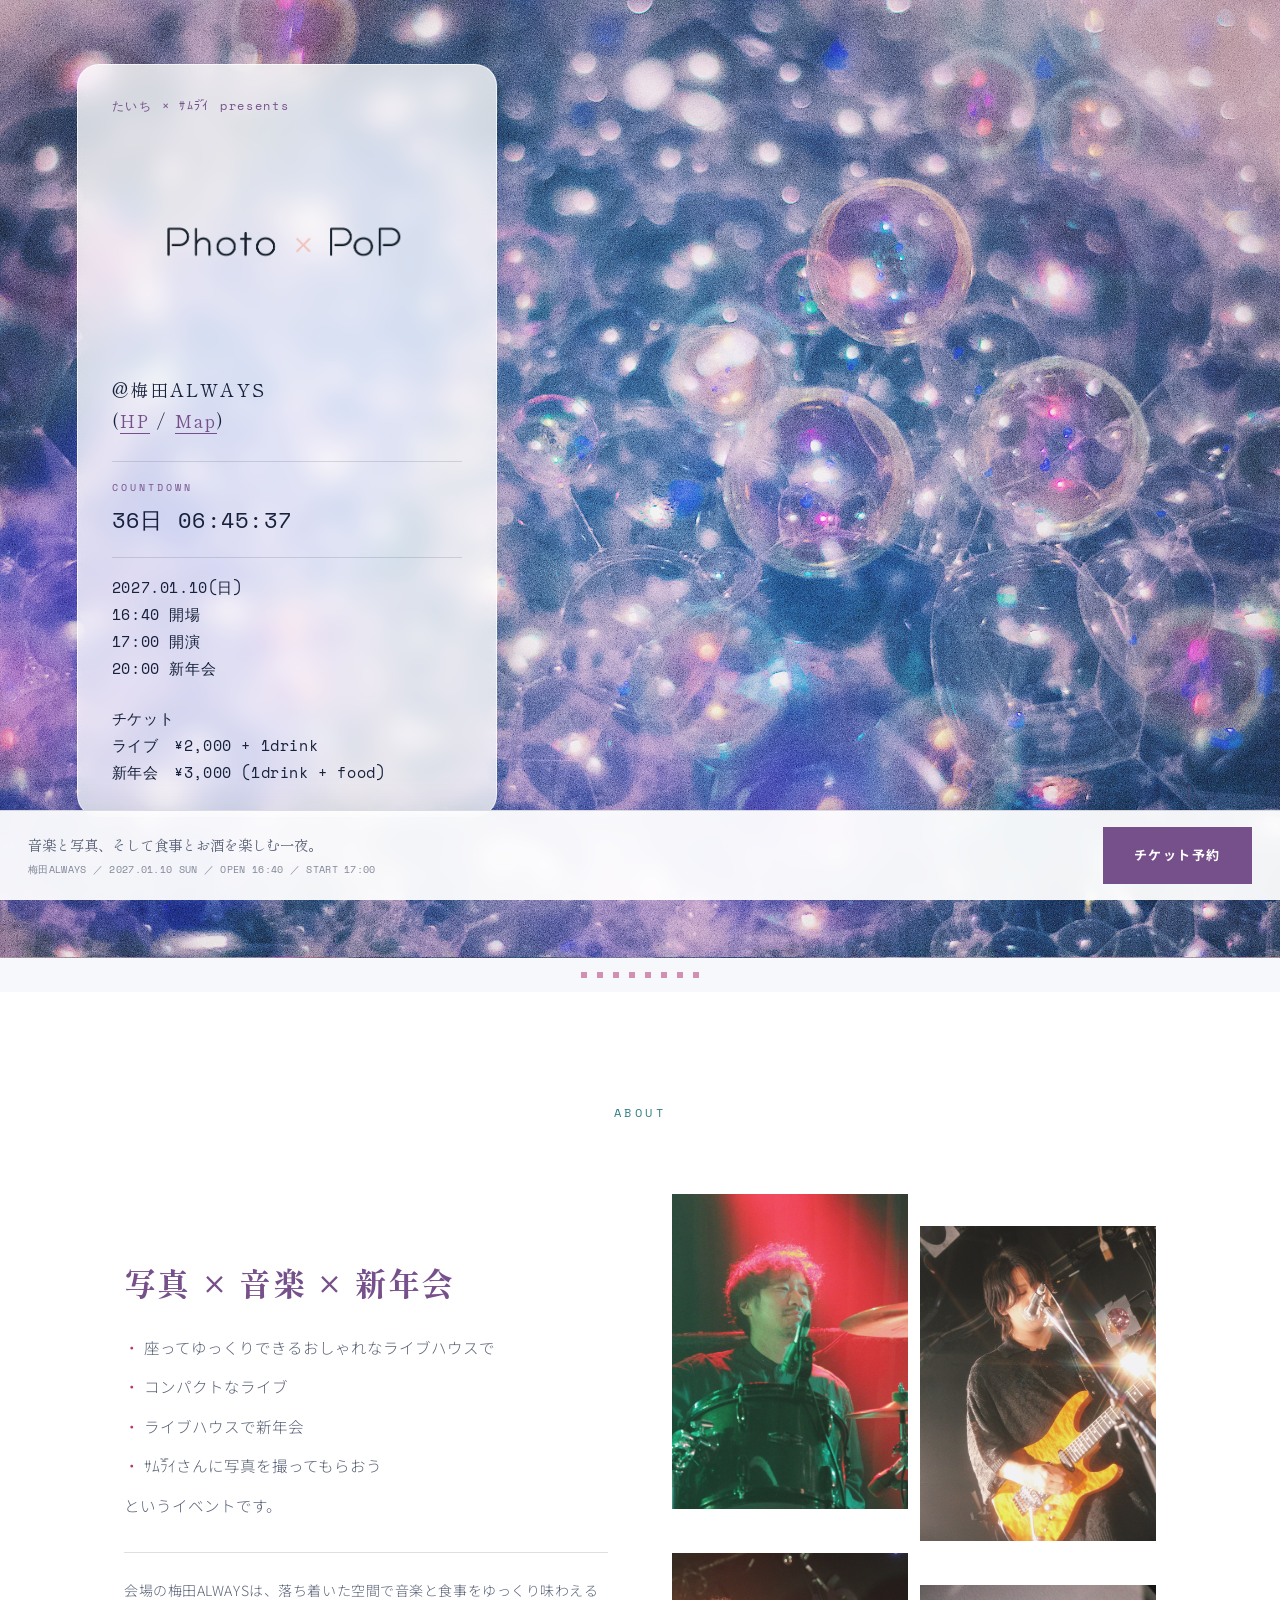
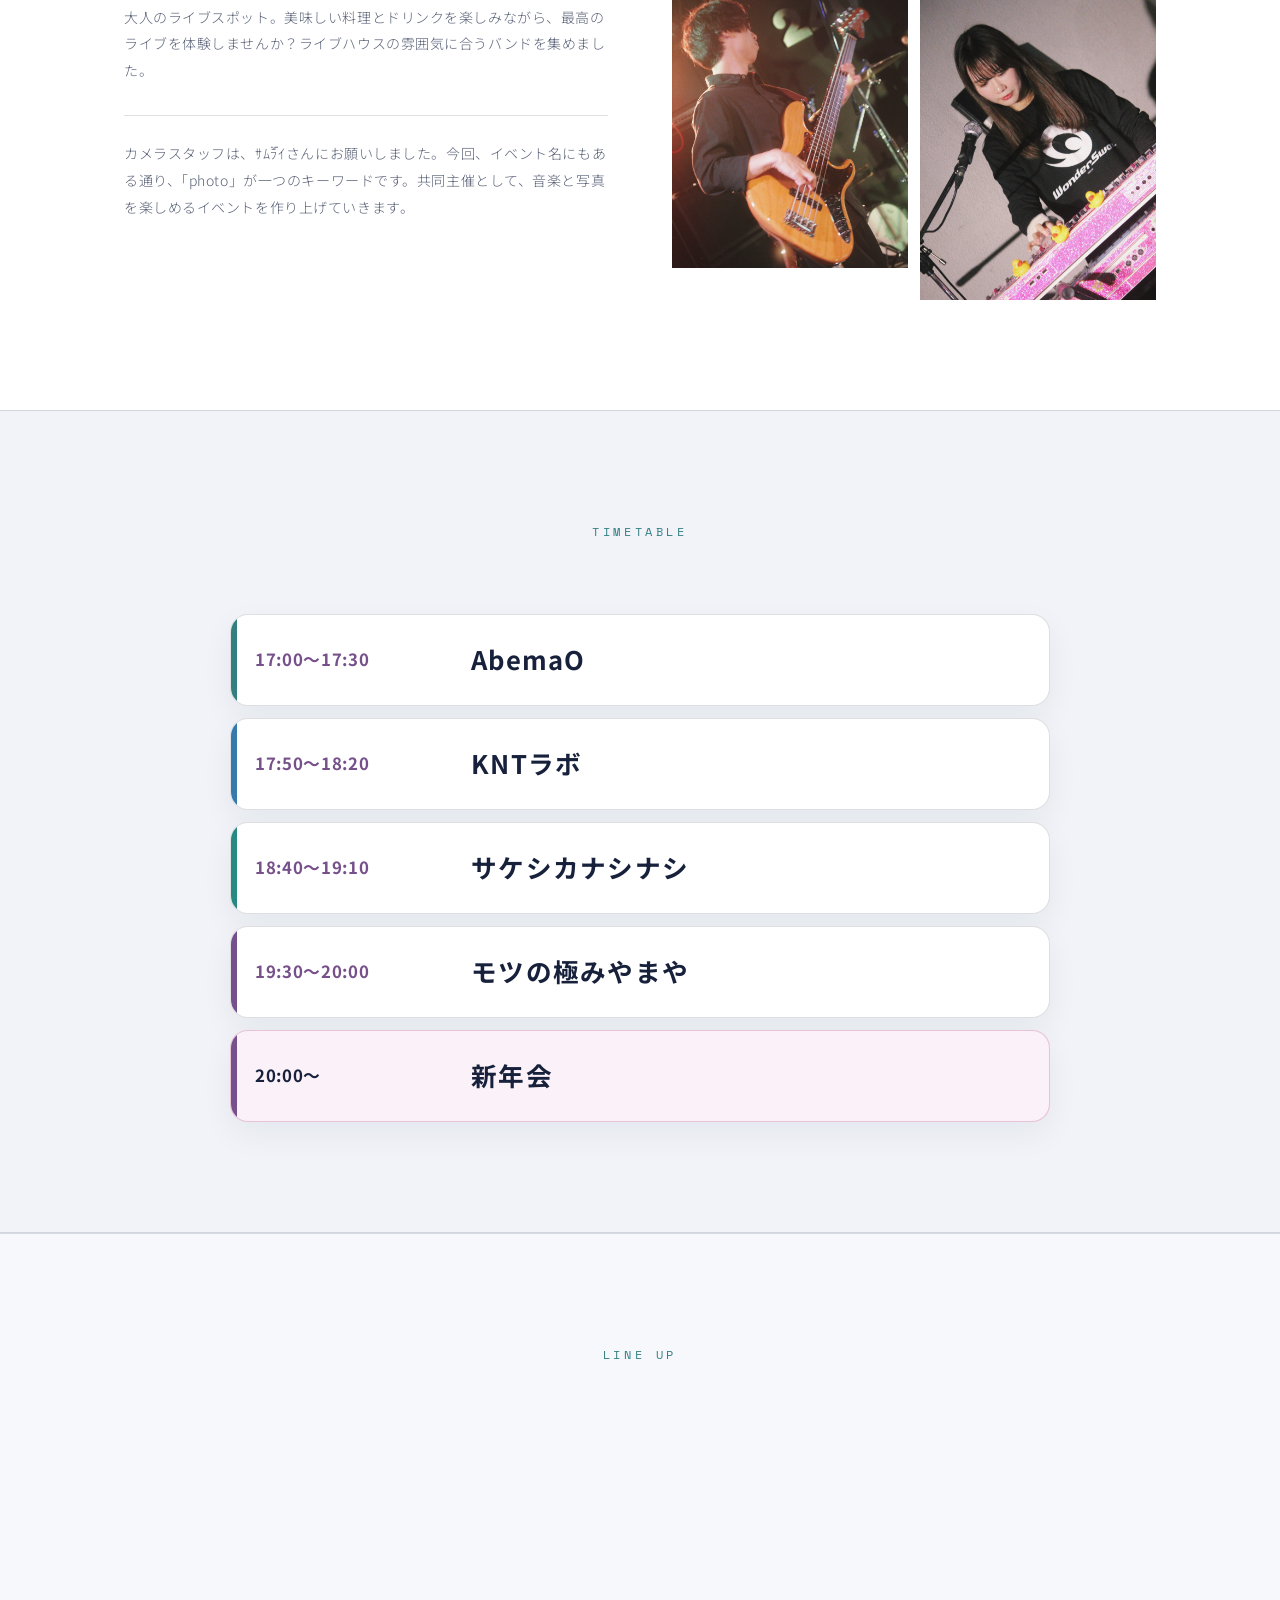
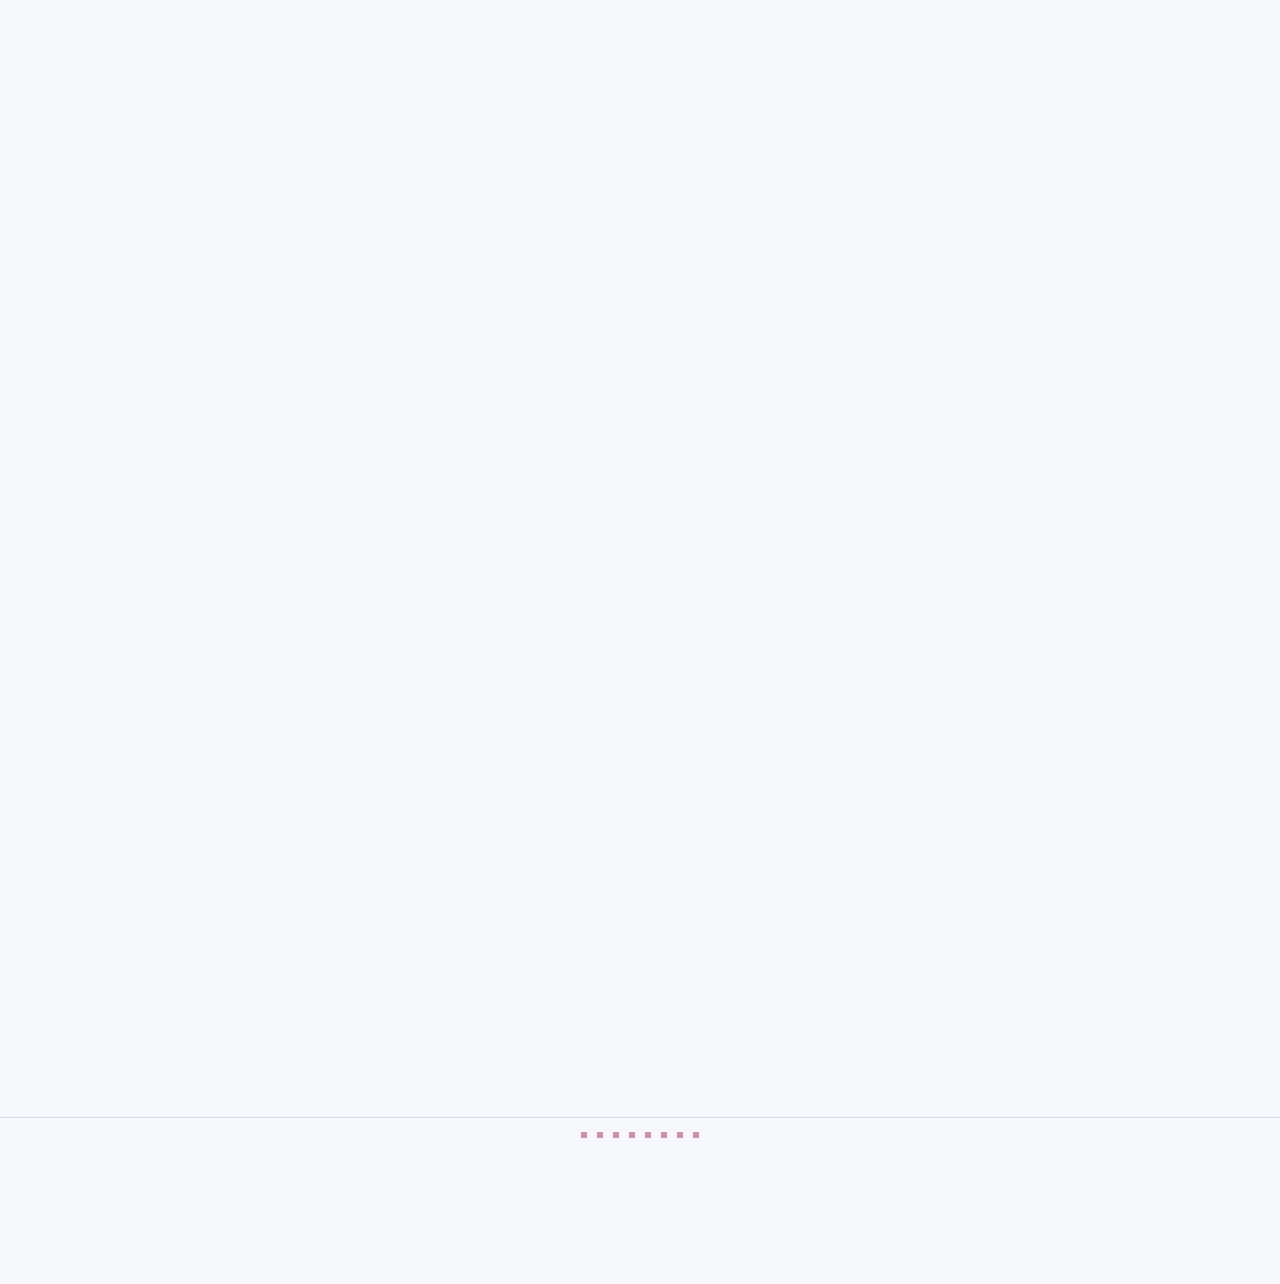
<file: index.html>
<!DOCTYPE html>
<html lang="ja">
<head>
<meta charset="UTF-8">
<meta name="viewport" content="width=device-width, initial-scale=1.0">
<title>Photo PoP</title>
<link rel="preconnect" href="https://fonts.googleapis.com">
<link rel="preconnect" href="https://fonts.gstatic.com" crossorigin>
<link href="https://fonts.googleapis.com/css2?family=Shippori+Mincho:wght@500;700;800&family=Noto+Sans+JP:wght@300;400;500;700&family=Space+Mono:wght@400;700&family=Fredoka:wght@500;600;700&display=swap" rel="stylesheet">
<style>
  :root{
    --bg:#111b30;
    --bg-alt:#18243b;
    --cream:#f4f2f5;
    --cream-dim:#c5cbdb;
    --amber:#eac1d5;
    --wine:#eac1d5;
    --wine-deep:#bcaedb;
    --brass:#b8cedf;
    --line:rgba(197,203,219,0.2);
  }
  *{box-sizing:border-box; margin:0; padding:0;}
  html{scroll-behavior:smooth;}
  body{
    background:var(--bg);
    color:var(--cream);
    font-family:'Noto Sans JP', sans-serif;
    font-weight:300;
    line-height:1.9;
    -webkit-font-smoothing:antialiased;
    overflow-x:hidden;
  }
  .mincho{font-family:'Shippori Mincho', serif;}
  .mono{font-family:'Space Mono', monospace;}

  /* film-sprocket motif */
  .sprocket{
    display:flex;
    justify-content:center;
    gap:10px;
    padding:14px 0;
  }
  .sprocket span{
    width:6px; height:6px;
    background:var(--amber);
    opacity:0.55;
  }

  /* ---------- HERO ---------- */
  .hero{
    position:relative;
    min-height:100svh;
    display:flex;
    flex-direction:column;
    align-items:center;
    justify-content:center;
    text-align:center;
    padding:20px 20px;
    background:var(--bg);
    border-bottom:1px solid var(--line);
  }
  .hero::before{
    content:"";
    position:absolute; inset:0;
    background-image:
      radial-gradient(1px 1px at 20% 30%, rgba(39,28,19,0.08) 50%, transparent 51%),
      radial-gradient(1px 1px at 70% 60%, rgba(39,28,19,0.06) 50%, transparent 51%),
      radial-gradient(1px 1px at 40% 80%, rgba(39,28,19,0.07) 50%, transparent 51%),
      radial-gradient(1px 1px at 85% 15%, rgba(39,28,19,0.06) 50%, transparent 51%);
    pointer-events:none;
  }
  .hero-photos{
    position:absolute;
    inset:0;
    overflow:hidden;
    pointer-events:none;
    z-index:1;
  }
  .hero-photos img{
    position:absolute;
    object-fit:cover;
    opacity:0.22;
    filter:grayscale(35%) sepia(12%) contrast(1.05) brightness(0.9);
    box-shadow:0 18px 34px rgba(39,28,19,0.18);
  }
  .hero-content{
    position:relative;
    z-index:2;
    display:flex;
    flex-direction:column;
    align-items:center;
  }
  .hero .presents{
    font-family:'Space Mono', monospace;
    font-size:11px;
    letter-spacing:0.2em;
    color:var(--amber);
    margin-bottom:10px;
    opacity:0;
    animation:fadeUp 1s ease forwards 0.1s;
  }
  .hero .logo-img{
    width:min(300px, 60vw);
    height:auto;
    display:block;
    margin:0 auto;
    filter:drop-shadow(0 6px 18px rgba(39,28,19,0.12));
    opacity:0;
    animation:fadeUp 1.1s ease forwards 0.3s;
  }
  .tagline{
    font-family:'Space Mono', monospace;
    font-size:11px;
    letter-spacing:0.3em;
    color:var(--wine);
    background:var(--cream);
    display:inline-block;
    padding:6px 16px;
    margin-top:30px;
    opacity:0;
    animation:fadeUp 1.1s ease forwards 0.45s;
  }
  .countdown{
    margin-top:14px;
    opacity:0;
    animation:fadeUp 1.1s ease forwards 0.6s;
  }
  .countdown-label{
    font-family:'Space Mono', monospace;
    font-size:10px;
    letter-spacing:0.3em;
    color:var(--amber);
    margin-bottom:3px;
  }
  .countdown-timer{
    font-family:'Space Mono', monospace;
    font-size:clamp(0.95rem, 2.2vw, 1.25rem);
    font-weight:700;
    letter-spacing:0.06em;
    color:var(--cream);
    font-variant-numeric:tabular-nums;
  }
  .hero .meta{
    margin-top:16px;
    font-family:'Space Mono', monospace;
    font-size:clamp(0.78rem, 1.4vw, 0.95rem);
    color:var(--cream-dim);
    letter-spacing:0.04em;
    line-height:1.5;
    opacity:0;
    animation:fadeUp 1.1s ease forwards 0.55s;
  }
  .hero .meta span{color:var(--amber);}
  .hero .venue-line{
    margin-top:6px;
    font-family:'Shippori Mincho', serif;
    font-size:0.95rem;
    letter-spacing:0.12em;
    text-align:center;
    line-height:1.5;
    opacity:0;
    animation:fadeUp 1.1s ease forwards 0.75s;
  }
  .hero .venue-line a{
    color:var(--wine);
    text-decoration:none;
    border-bottom:1px solid var(--wine);
    transition:opacity 0.25s ease;
  }
  .hero .venue-line a:hover{
    opacity:0.6;
  }
  @keyframes fadeUp{
    from{opacity:0; transform:translateY(18px);}
    to{opacity:1; transform:translateY(0);}
  }
  .scroll-cue{
    position:absolute; bottom:28px; left:50%; transform:translateX(-50%);
    width:1px; height:52px;
    background:linear-gradient(var(--amber), transparent);
    opacity:0.6;
  }

  /* ---------- SECTION SHARED ---------- */
  section{
    padding:110px 24px;
    max-width:1080px;
    margin:0 auto;
  }
  .section-head{
    text-align:center;
    margin-bottom:70px;
  }
  .section-head .num{
    font-family:'Space Mono', monospace;
    font-size:12px;
    letter-spacing:0.3em;
    color:var(--brass);
  }
  .section-head h2{
    font-family:'Shippori Mincho', serif;
    font-size:clamp(1.8rem, 4vw, 2.6rem);
    font-weight:700;
    margin-top:14px;
    letter-spacing:0.06em;
  }

  /* ---------- OVERVIEW ---------- */
  .overview{
    display:grid;
    grid-template-columns:1fr 1.4fr;
    gap:64px;
    align-items:start;
  }
  .overview-info{
    border-left:1px solid var(--line);
    padding-left:32px;
  }
  .overview-info dl{
    display:grid;
    grid-template-columns:auto 1fr;
    gap:18px 20px;
    font-family:'Space Mono', monospace;
    font-size:14px;
  }
  .overview-info dt{
    color:var(--brass);
    letter-spacing:0.08em;
  }
  .overview-info dd{
    color:var(--cream);
    letter-spacing:0.02em;
  }
  .overview-info .venue-name{
    font-family:'Shippori Mincho', serif;
    font-size:1.3rem;
    margin-top:26px;
    padding-top:26px;
    border-top:1px solid var(--line);
    letter-spacing:0.08em;
  }
  .overview-text p{
    font-size:15.5px;
    color:var(--cream-dim);
    margin-bottom:22px;
    font-weight:300;
  }
  .overview-text .lead{
    font-family:'Shippori Mincho', serif;
    font-size:1.15rem;
    color:var(--cream);
    margin-bottom:26px;
    line-height:1.85;
  }
  .overview-text .credit{
    font-size:13px;
    color:var(--amber);
    letter-spacing:0.04em;
    margin-top:32px;
    padding-top:24px;
    border-top:1px dashed var(--line);
  }
  .overview-text .emphasis-line{
    font-family:'Shippori Mincho', serif;
    font-size:1.3rem;
    font-weight:700;
    color:var(--wine);
    letter-spacing:0.04em;
    margin-bottom:20px;
  }
  .overview-text .feature-list{
    list-style:none;
    padding:0;
    margin:0 0 4px;
  }
  .overview-text .feature-list li{
    position:relative;
    padding-left:1.3em;
    margin-bottom:10px;
    font-size:15.5px;
    color:var(--cream-dim);
    font-weight:300;
  }
  .overview-text .feature-list li::before{
    content:"・";
    position:absolute;
    left:0;
    color:var(--amber);
  }
  .overview-text .feature-suffix{
    font-size:15.5px;
    color:var(--cream-dim);
    font-weight:300;
    margin-bottom:22px;
  }

  /* ---------- TIMETABLE ---------- */
  .timetable{
    max-width:none;
    background:var(--bg-alt);
    border-top:1px solid var(--line);
    border-bottom:1px solid var(--line);
  }
  .timetable-inner{
    width:min(820px, calc(100% - 48px));
    margin:0 auto;
  }
  .timetable-list{
    list-style:none;
    border-top:1px solid var(--line);
  }
  .timetable-item{
    display:grid;
    grid-template-columns:180px 1fr;
    align-items:center;
    gap:36px;
    min-height:92px;
    padding:20px 24px;
    border-bottom:1px solid var(--line);
  }
  .timetable-time{
    font-family:'Noto Sans JP', sans-serif;
    font-size:clamp(0.9rem, 1.7vw, 1.05rem);
    color:var(--amber);
    letter-spacing:0.04em;
    font-variant-numeric:tabular-nums;
  }
  .timetable-act{
    font-family:'Noto Sans JP', sans-serif;
    font-size:clamp(1.2rem, 2.5vw, 1.6rem);
    font-weight:700;
    color:var(--cream);
    letter-spacing:0.05em;
  }
  .timetable-item.party{
    background:rgba(234,193,213,0.08);
  }
  .timetable-item.party .timetable-time,
  .timetable-item.party .timetable-act{
    color:var(--amber);
  }

  /* ---------- LINEUP ---------- */
  .lineup{background:var(--bg-alt); border-top:1px solid var(--line); border-bottom:1px solid var(--line);}
  .band-grid{
    display:grid;
    grid-template-columns:1fr 1fr;
    gap:14px;
    width:100%;
    background:var(--bg-alt);
  }
  .band-card{
    position:relative;
    display:flex;
    flex-direction:column;
    overflow:hidden;
    opacity:0;
    transform:translateY(24px);
    transition:opacity 0.8s ease, transform 0.8s ease;
  }
  .band-card.in-view{opacity:1; transform:translateY(0);}
  .band-card .art{
    position:relative;
    aspect-ratio:4/3;
    overflow:hidden;
    flex-shrink:0;
    filter:saturate(0.85) brightness(1.05);
  }
  .band-card .art::after{
    content:"";
    position:absolute; inset:0;
    background:rgba(241,231,214,0.42);
    mix-blend-mode:screen;
  }
  .band-card .art svg{width:100%; height:100%; display:block;}
  .band-card .info{
    position:static;
    background:#5E2432;
    border-top:1px solid rgba(255,255,255,.12);
    padding:18px 22px 20px;
  }
  .band-photo{
    width:100%;
    height:100%;
    display:block;
    object-fit:cover;
    object-position:center;
  }

  .band-photo.placeholder{
    object-fit:contain;
    background:#f5ebdc;
    padding:24px;
  }

  .band-card .info{
    position:static;
    background:#5E2432;
    border-top:1px solid rgba(255,255,255,.12);
    padding:18px 22px 20px;
  }
  .band-card .info .band-name{
    font-family:'Noto Sans JP', sans-serif;
    font-size:1.35rem;
    font-weight:700;
    letter-spacing:.04em;
    color:#fff;
    margin-bottom:14px;
    line-height:1.35;
  }

  .band-card .info .source-name{
    font-family:'Noto Sans JP', sans-serif;
    font-size:0.78rem;
    font-weight:300;
    line-height:1.5;
    letter-spacing:.04em;
    color:rgba(255,255,255,.68);
    margin-bottom:4px;
  }

  .band-card .info .members{
    display:grid;
    grid-template-columns:1fr 1fr;
    gap:10px 28px;

    font-family:'Noto Sans JP', sans-serif;
    font-size:1rem;
    font-weight:500;
    line-height:1.8;

    color:rgba(255,255,255,.92);
  }

  .band-card .info .members span{
    display:block;
  }
  .band-card .tag{
    position:absolute; top:14px; left:14px;
    z-index:2;
    font-family:'Space Mono', monospace;
    font-size:10px;
    letter-spacing:0.2em;
    color:var(--bg);
    background:var(--cream);
    padding:3px 8px;
  }

  /* ---------- FOOTER (fixed) ---------- */
  .footer-spacer{ height:132px; }
  footer{
    position:fixed;
    left:0; right:0; bottom:0;
    z-index:100;
    display:flex;
    align-items:center;
    justify-content:space-between;
    gap:20px;
    padding:16px 28px;
    background:rgba(253,248,240,0.88);
    backdrop-filter:blur(10px);
    -webkit-backdrop-filter:blur(10px);
    border-top:1px solid var(--line);
  }
  footer .fnote{
    font-family:'Shippori Mincho', serif;
    font-size:0.9rem;
    color:var(--cream-dim);
    line-height:1.7;
    text-align:left;
  }
  footer .venue-address{
    display:block;
    margin-top:4px;
    font-family:'Space Mono', monospace;
    font-size:10px;
    color:var(--cream-dim);
    opacity:0.75;
    letter-spacing:0.03em;
  }
  .ticket-btn{
    flex-shrink:0;
    display:inline-block;
    font-family:'Space Mono', monospace;
    font-size:13px;
    letter-spacing:0.2em;
    color:var(--bg);
    background:var(--amber);
    text-decoration:none;
    padding:15px 30px;
    border:1px solid var(--amber);
    transition:background 0.3s ease, color 0.3s ease;
    white-space:nowrap;
  }
  .ticket-btn:hover{
    background:transparent;
    color:var(--amber);
  }
  @media (max-width:560px){
    footer .fnote{display:none;}
    footer{justify-content:center;}
  }

  @media (max-width:760px){
    .overview{grid-template-columns:1fr; gap:40px;}
    .overview-info{border-left:none; border-top:1px solid var(--line); padding-left:0; padding-top:28px;}
    .timetable-inner{width:calc(100% - 40px);}
    .timetable-item{grid-template-columns:1fr; gap:5px; min-height:84px; padding:17px 8px;}
    .timetable-time{font-size:0.83rem;}
    .timetable-act{font-size:1.22rem;}
    .band-grid{grid-template-columns:1fr;}
    section{padding:80px 20px;}
  }

  @media (prefers-reduced-motion: reduce){
    *{animation-duration:0.01ms !important; transition-duration:0.01ms !important;}
  }

  /* ---------- CAMERA FLASH ---------- */
  #flash-container{
    position:fixed;
    inset:0;
    pointer-events:none;
    z-index:500;
    overflow:hidden;
  }
  .camera-flash{
    position:absolute;
    width:140px;
    height:140px;
    border-radius:50%;
    background:radial-gradient(circle, rgba(255,255,255,0.85) 0%, rgba(255,255,255,0.25) 45%, rgba(255,255,255,0) 72%);
    animation:flashPop 2s ease-out forwards;
  }
  @keyframes flashPop{
    0%   { opacity:0; transform:scale(0.25); }
    12%  { opacity:0.55; transform:scale(1); }
    100% { opacity:0; transform:scale(1.5); }
  }
  /* Bubble night: keep the photograph clear on the right and copy on quiet ink. */
  .hero{
    min-height:900px;
    min-height:max(780px, 100svh);
    align-items:flex-start;
    text-align:left;
    padding:64px max(6vw, 24px) 140px;
    overflow:hidden;
  }
  .hero::before{display:none;}
  .hero-bubbles{position:absolute; inset:0; width:100%; height:100%; object-fit:cover; object-position:center;}
  .hero::after{
    content:""; position:absolute; inset:0;
    background:linear-gradient(90deg,rgba(17,27,48,.98) 0%,rgba(17,27,48,.94) 27%,rgba(17,27,48,.65) 43%,rgba(17,27,48,0) 66%),linear-gradient(0deg,var(--bg),transparent 22%);
    pointer-events:none;
  }
  .hero-content{align-items:flex-start; width:420px; max-width:100%;}
  .hero .presents{font-size:12px; letter-spacing:.14em;}
  .hero .logo-img{width:100%; height:150px; object-fit:cover; margin:0; filter:brightness(0) invert(1);}
  .hero .venue-line{text-align:left; font-size:1.1rem; line-height:1.8;}
  .countdown{margin-top:24px; padding:16px 0; border-top:1px solid var(--line); border-bottom:1px solid var(--line); width:100%;}
  .countdown-timer{font-size:1.35rem; font-weight:400;}
  .hero .meta{font-size:15px; line-height:1.8; color:var(--cream);}
  .scroll-cue{z-index:2; left:auto; right:7%; bottom:120px;}
  .overview{grid-template-columns:1fr 1fr; gap:64px; align-items:center;}
  .overview-text .emphasis-line{font-size:clamp(1.4rem,2.5vw,2rem);}
  .overview-text .credit{color:var(--cream-dim); font-size:14px; border-top-style:solid;}
  .live-photos{display:grid; grid-template-columns:1fr 1fr; gap:12px; align-items:start;}
  .live-photos img{width:100%; height:auto; aspect-ratio:3/4; object-fit:cover; display:block;}
  .live-photos img:nth-child(even){margin-top:32px;}
  .band-grid{max-width:1080px; padding:0 24px; margin:0 auto; gap:32px;}
  .band-card .art{filter:none;}
  .band-card .art::after{display:none;}
  .band-card .info{background:#202e48; flex:1; padding:24px;}
  .band-card .info .members{font-weight:400; gap:8px 16px;}
  footer{background:rgba(17,27,48,.95); padding-bottom:max(16px,env(safe-area-inset-bottom));}
  .ticket-btn{font-family:'Noto Sans JP',sans-serif; font-weight:700; letter-spacing:.12em;}
  a:focus-visible{outline:2px solid var(--cream); outline-offset:5px;}
  @media(max-width:760px){
    .hero{min-height:0; padding:0 0 56px;}
    .hero-bubbles{position:relative; height:320px; object-position:70% center;}
    .hero::after{inset:240px 0 auto; height:80px; background:linear-gradient(0deg,var(--bg),transparent);}
    .hero-content{width:100%; padding:24px;}
    .hero .logo-img{width:min(100%,340px); height:110px;}
    .hero .meta{font-size:14px;}
    .scroll-cue{display:none;}
    .overview{grid-template-columns:1fr; gap:40px;}
    .band-grid{grid-template-columns:1fr; padding:0 20px; gap:28px;}
    .band-card .info{padding:22px 18px;}
    footer{gap:12px; padding:12px 20px max(12px,env(safe-area-inset-bottom));}
    footer .fnote{display:block; font-size:11px;}
    footer .venue-address{font-size:9px;}
    .ticket-btn{font-size:12px; padding:14px 20px;}
  }
  @media(max-width:560px){
    footer{flex-wrap:wrap;}
    footer .fnote{width:100%; text-align:center;}
    footer .venue-address{line-height:1.6;}
    .ticket-btn{width:100%; text-align:center;}
    .footer-spacer{height:190px;}
  }
  @media(prefers-reduced-motion:reduce){
    html{scroll-behavior:auto;}
    #flash-container{display:none;}
  }

  /* ---------- LIGHT FLYER THEME ---------- */
  :root{
    --bg:#f7f8fc;
    --bg-alt:#ffffff;
    --cream:#17213b;
    --cream-dim:#596176;
    --amber:#b33c71;
    --wine:#76508a;
    --wine-deep:#76508a;
    --brass:#327f82;
    --line:rgba(23,33,59,.14);
  }
  body{background:var(--bg); color:var(--cream);}
  .hero{
    background-color:#e9eaf4;
    background-image:url('images/bubble-bg.jpg');
    background-size:cover;
    background-position:center;
    border-bottom-color:rgba(23,33,59,.12);
    isolation:isolate;
  }
  .hero-bubbles{
    visibility:hidden;
    z-index:1;
    opacity:.94;
    filter:saturate(.86) brightness(1.06);
  }
  .hero::after{
    display:none;
  }
  .hero-content{
    z-index:2;
    padding:30px 34px;
    background:rgba(255,255,255,.78);
    border:1px solid rgba(255,255,255,.72);
    border-radius:22px;
    box-shadow:0 22px 60px rgba(23,33,59,.12);
    backdrop-filter:blur(12px);
    -webkit-backdrop-filter:blur(12px);
  }
  .hero .logo-img{
    height:240px;
    object-fit:cover;
    object-position:center;
    margin:0;
    filter:contrast(1.3);
    mix-blend-mode:normal;
    opacity:1;
  }
  .hero .presents,
  .countdown-label,
  .hero .meta span{color:var(--wine);}
  .hero .meta,
  .countdown-timer{color:var(--cream);}
  .hero .venue-line a{color:var(--wine); border-bottom-color:var(--wine);}
  .scroll-cue{background:linear-gradient(var(--wine),transparent);}

  section{background:var(--bg-alt);}
  #overview{max-width:none; padding-left:max(24px,calc((100% - 1032px)/2)); padding-right:max(24px,calc((100% - 1032px)/2));}
  .overview-info dd,
  .overview-text .lead{color:var(--cream);}
  .overview-text p,
  .overview-text .feature-list li,
  .overview-text .feature-suffix,
  .overview-text .credit{color:var(--cream-dim);}

  .timetable{
    background:#f1f3f8;
    border-color:var(--line);
  }
  .timetable-list{
    display:grid;
    gap:12px;
    border-top:0;
  }
  .timetable-item{
    position:relative;
    overflow:hidden;
    background:#fff;
    border:1px solid var(--line);
    border-radius:18px;
    box-shadow:0 12px 32px rgba(23,33,59,.055);
  }
  .timetable-item::before{
    content:"";
    position:absolute;
    inset:0 auto 0 0;
    width:6px;
    background:var(--brass);
  }
  .timetable-item:nth-child(2)::before{background:#3579ad;}
  .timetable-item:nth-child(3)::before{background:#278a82;}
  .timetable-item:nth-child(4)::before{background:#76508a;}
  .timetable-time{color:var(--wine); font-weight:700;}
  .timetable-act{color:var(--cream);}
  .timetable-item.party{
    background:#fbf1f8;
    border-color:rgba(179,60,113,.26);
  }
  .timetable-item.party::before{background:var(--wine);}
  .timetable-item.party .timetable-time,
  .timetable-item.party .timetable-act{color:var(--cream);}

  .lineup{
    background:#f7f8fc;
    border-color:var(--line);
  }
  .band-grid{background:#f7f8fc;}
  .band-card{
    background:#fff;
    border:1px solid var(--line);
    border-radius:18px;
    box-shadow:0 16px 40px rgba(23,33,59,.07);
  }
  .band-card .info{
    background:#fff;
    border-top-color:var(--line);
  }
  .band-card .info .source-name{color:#73798a;}
  .band-card .info .band-name{color:var(--cream);}
  .band-card .info .members{color:#535b70;}
  .band-card .tag{
    color:#fff;
    background:rgba(23,33,59,.78);
  }

  footer{
    background:rgba(255,255,255,.94);
    border-top-color:var(--line);
    box-shadow:0 -10px 30px rgba(23,33,59,.06);
  }
  footer .fnote,
  footer .venue-address{color:var(--cream-dim);}
  .ticket-btn{color:#fff; background:var(--wine); border-color:var(--wine);}
  .ticket-btn:hover{color:var(--wine); background:#fff;}
  a:focus-visible{outline-color:var(--wine);}

  @media(max-width:760px){
    .hero{
      background-color:var(--bg);
      background-image:url('images/bubble-bg.jpg');
      background-size:auto 320px;
      background-repeat:no-repeat;
      background-position:70% top;
    }
    .hero-bubbles{opacity:.82; filter:saturate(.82) brightness(1.08);}
    .hero::after{display:none;}
    .hero-content{padding:24px; background:var(--bg); border:0; border-radius:0; box-shadow:none; backdrop-filter:none; -webkit-backdrop-filter:none;}
    .hero .logo-img{height:190px; margin:0;}
    #overview{padding-left:20px; padding-right:20px;}
    .timetable-item{padding-left:22px;}
  }
</style>
</head>
<body>

  <div id="flash-container"></div>

  <!-- ================= HERO ================= -->
  <div class="hero">
    <img class="hero-bubbles" src="images/bubble-bg.jpg" width="5184" height="3456" alt="青紫と淡いピンクの光を映し、幾重にも浮かぶシャボン玉" fetchpriority="high">
    <div class="hero-content">
    <div class="presents">たいち &times; ｻﾑﾗｲོ presents</div>
    <img class="logo-img" src="images/logo.png" alt="Photo × PoP">
    <div class="venue-line">@梅田ALWAYS<br>(<a href="http://www.always-live.info/index.php" target="_blank" rel="noopener">HP</a> / <a href="https://www.google.com/maps/dir/?api=1&destination=ALWAYS+%E6%A2%85%E7%94%B0" target="_blank" rel="noopener">Map</a>)</div>
    <div class="countdown">
      <div class="countdown-label">COUNTDOWN</div>
      <div class="countdown-timer" id="countdown-timer">--日 --:--:--</div>
    </div>
    <div class="meta">2027.01.10(日)<br>16:40 開場<br>17:00 開演<br>20:00 新年会</div>
    <div class="meta" style="margin-top:1.5em;">チケット<br>ライブ　¥2,000 + 1drink<br>新年会　¥3,000 (1drink + food)</div>
    </div>
    <div class="scroll-cue"></div>
  </div>

  <div class="sprocket"><span></span><span></span><span></span><span></span><span></span><span></span><span></span><span></span></div>

  <!-- ================= OVERVIEW ================= -->
  <section id="overview">
    <div class="section-head">
      <div class="num">ABOUT</div>
    </div>
    <div class="overview">
      <div class="overview-text">
        <p class="emphasis-line">写真 &times; 音楽 &times; 新年会</p>
        <ul class="feature-list">
          <li>座ってゆっくりできるおしゃれなライブハウスで</li>
          <li>コンパクトなライブ</li>
          <li>ライブハウスで新年会</li>
          <li>ｻﾑﾗｲོさんに写真を撮ってもらおう</li>
        </ul>
        <p class="feature-suffix">というイベントです。</p>
        <p class="credit">会場の梅田ALWAYSは、落ち着いた空間で音楽と食事をゆっくり味わえる大人のライブスポット。美味しい料理とドリンクを楽しみながら、最高のライブを体験しませんか？ライブハウスの雰囲気に合うバンドを集めました。</p>
        <p class="credit">カメラスタッフは、ｻﾑﾗｲོさんにお願いしました。今回、イベント名にもある通り、「photo」が一つのキーワードです。共同主催として、音楽と写真を楽しめるイベントを作り上げていきます。</p>
      </div>
      <div class="live-photos">
        <img src="images/image01.jpg" alt="赤と緑の照明の中で演奏するドラマー" loading="lazy">
        <img src="images/image02.jpg" alt="光に包まれて歌いながらギターを弾く出演者" loading="lazy">
        <img src="images/image03.jpg" alt="ステージでベースを演奏する出演者" loading="lazy">
        <img src="images/image04.jpg" alt="ピンクのキーボードを演奏する出演者" loading="lazy">
      </div>
    </div>
  </section>

  <!-- ================= TIMETABLE ================= -->
  <section class="timetable" id="timetable">
    <div class="timetable-inner">
      <div class="section-head">
        <div class="num">TIMETABLE</div>
      </div>
      <ol class="timetable-list">
        <li class="timetable-item">
          <time class="timetable-time" datetime="2027-01-10T17:00:00+09:00">17:00～17:30</time>
          <div class="timetable-act">AbemaO</div>
        </li>
        <li class="timetable-item">
          <time class="timetable-time" datetime="2027-01-10T17:50:00+09:00">17:50～18:20</time>
          <div class="timetable-act">KNTラボ</div>
        </li>
        <li class="timetable-item">
          <time class="timetable-time" datetime="2027-01-10T18:40:00+09:00">18:40～19:10</time>
          <div class="timetable-act">サケシカナシナシ</div>
        </li>
        <li class="timetable-item">
          <time class="timetable-time" datetime="2027-01-10T19:30:00+09:00">19:30～20:00</time>
          <div class="timetable-act">モツの極みやまや</div>
        </li>
        <li class="timetable-item party">
          <time class="timetable-time" datetime="2027-01-10T20:00:00+09:00">20:00～</time>
          <div class="timetable-act">新年会</div>
        </li>
      </ol>
    </div>
  </section>

  <!-- ================= LINEUP ================= -->
  <section class="lineup" id="lineup" style="max-width:none; padding:110px 0;">
    <div style="max-width:1080px; margin:0 auto; padding:0 24px 60px;">
      <div class="section-head" style="margin-bottom:0;">
        <div class="num">LINE UP</div>
      </div>
    </div>
      <div class="band-grid">

        <!-- BAND 1 -->
        <div class="band-card" style="--card-color:rgba(138,37,64,0.72);">
          <span class="tag">01</span>
          <div class="art">
            <img
              src="images/image05.jpg"
              alt="モツの極みやまや"
              class="band-photo">
          </div>
          <div class="info">
            <div class="source-name">（ゲスの極み乙女）</div>
            <div class="band-name">モツの極みやまや</div>
            <div class="members">
              <span>Gt./Vo. よっしー</span><span>Ba. ゆっけ</span>
              <span>Dr. たいち</span><span>Key. かすみん</span>
            </div>
          </div>
        </div>

        <!-- BAND 2 -->
        <div class="band-card" style="--card-color:rgba(216,76,98,0.68);">
          <span class="tag">02</span>
          <div class="art">
            <img
              src="images/abemao-logo.jpg"
              alt="AbemaO ロゴ"
              class="band-photo">
          </div>
          <div class="info">
            <div class="source-name">（阿部真央）</div>
            <div class="band-name">AbemaO</div>
            <div class="members">
              <span>Vo. あすか</span><span>Ba. ぽんちゃん</span>
              <span>Gt. ゆう</span><span>Dr. つるた</span>
            </div>
          </div>
        </div>

        <!-- BAND 3 -->
        <div class="band-card" style="--card-color:rgba(138,37,64,0.72);">
          <span class="tag">03</span>
          <div class="art">
            <img
              src="images/under-construction.png"
              alt="Coming Soon"
              class="band-photo">
          </div>
          <div class="info">
            <div class="source-name">（冨田ラボ）</div>
            <div class="band-name">KNTラボ</div>
            <div class="members">
              <span>Vo. ＆</span><span>Ba. ひー</span>
              <span>Gt. KNT</span><span>Dr. MaMe</span>
              <span>Key. かすみん</span><span>Mnp.ホタル</span>
            </div>
          </div>
        </div>

        <!-- BAND 4 -->
        <div class="band-card" style="--card-color:rgba(216,76,98,0.68);">
          <span class="tag">04</span>
          <div class="art">
            <img
              src="images/sakeshikanashinashi-fit.jpg"
              alt="サケシカナシナシのメンバー写真"
              class="band-photo">
          </div>
          <div class="info">
            <div class="source-name">（トゲナシトゲアリ）</div>
            <div class="band-name">サケシカナシナシ</div>
            <div class="members">
              <span>Vo. ハッカ</span><span>Ba. ようすけ</span>
              <span>Gt. ふみきゅん</span><span>Dr. のううぇい</span>
              <span>Key. ぐっさん</span>
            </div>
          </div>
        </div>

      </div>
  </section>

  <div class="sprocket"><span></span><span></span><span></span><span></span><span></span><span></span><span></span><span></span></div>

  <div class="footer-spacer"></div>

  <!-- ================= FOOTER (fixed) ================= -->
  <footer>
    <div class="fnote">
      音楽と写真、そして食事とお酒を楽しむ一夜。
      <span class="venue-address">梅田ALWAYS ／ 2027.01.10 SUN ／ OPEN 16:40 ／ START 17:00</span>
    </div>
    <a href="https://forms.gle/Ru9We59o4zRKfhQCA"
       class="ticket-btn"
       target="_blank"
       rel="noopener noreferrer">
       チケット予約
    </a>
  </footer>

<script>
  const cards = document.querySelectorAll('.band-card');
  const io = new IntersectionObserver((entries)=>{
    entries.forEach(e=>{
      if(e.isIntersecting){
        e.target.classList.add('in-view');
        io.unobserve(e.target);
      }
    });
  }, {threshold:0.2});
  cards.forEach(c=>io.observe(c));

  // ---------- COUNTDOWN ----------
  const countdownEl = document.getElementById('countdown-timer');
  const target = new Date('2027-01-10T17:00:00+09:00').getTime();
  function updateCountdown(){
    const now = Date.now();
    const diff = target - now;
    if(diff <= 0){
      countdownEl.textContent = 'LIVE START!';
      return;
    }
    const d = Math.floor(diff / 86400000);
    const h = Math.floor((diff % 86400000) / 3600000);
    const m = Math.floor((diff % 3600000) / 60000);
    const s = Math.floor((diff % 60000) / 1000);
    const pad = n => String(n).padStart(2, '0');
    countdownEl.textContent = `${d}日 ${pad(h)}:${pad(m)}:${pad(s)}`;
  }
  updateCountdown();
  setInterval(updateCountdown, 1000);

  // ---------- CAMERA FLASH ----------
  const flashContainer = document.getElementById('flash-container');
  function spawnFlash(){
    const flash = document.createElement('div');
    flash.className = 'camera-flash';
    flash.style.left = (Math.random() * 100) + 'vw';
    flash.style.top = (Math.random() * 100) + 'vh';
    const size = 90 + Math.random() * 90;
    flash.style.width = size + 'px';
    flash.style.height = size + 'px';
    flashContainer.appendChild(flash);
    flash.addEventListener('animationend', () => flash.remove());
    const next = 1500 + Math.random() * 1200;
    setTimeout(spawnFlash, next);
  }
  setTimeout(spawnFlash, 800);
</script>

</body>
</html>
</file>
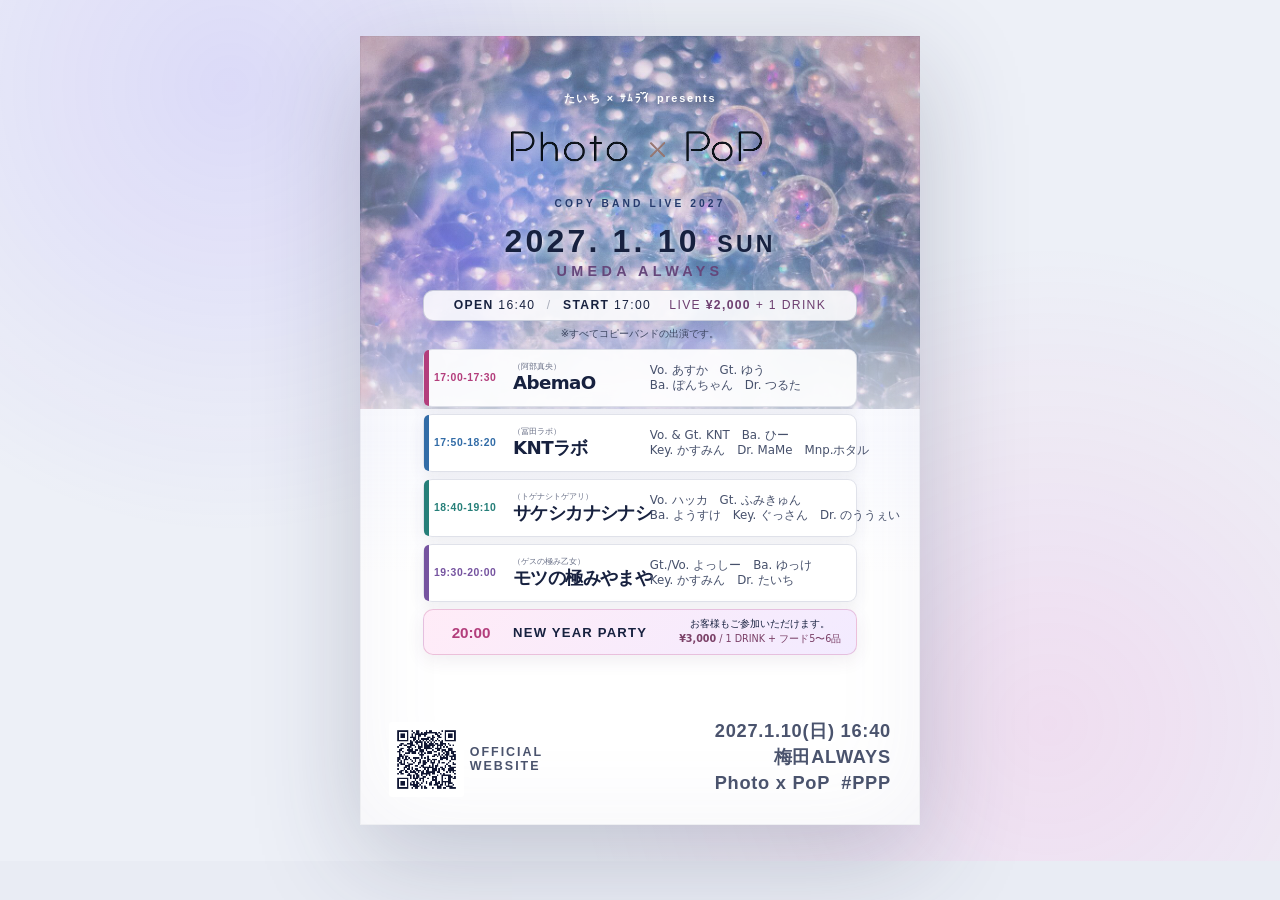
<file: flyer/index.html>
<!doctype html>
<html lang="ja">
  <head>
    <meta charset="UTF-8">
    <meta name="viewport" content="width=device-width, initial-scale=1.0">
    <meta name="description" content="2027年1月10日、梅田ALWAYSで開催するPhoto × PoP コピーバンドライブのご案内">
    <title>Photo × PoP | Copy Band Live 2027</title>
    <link rel="stylesheet" href="./styles.css?v=20260918-4">
  </head>
  <body>
    <main class="flyer" aria-labelledby="event-title">
      <header class="hero">
        <p class="presents">たいち × ｻﾑﾗｲོ presents</p>
        <img class="event-logo" src="./images/logo.png" alt="Photo × PoP">
        <h1 id="event-title" class="visually-hidden">Photo × PoP</h1>
        <p class="subtitle">COPY BAND LIVE 2027</p>

        <div class="event-date" aria-label="2027年1月10日日曜日">
          <span>2027. 1. 10</span>
          <span class="day">SUN</span>
        </div>
        <p class="venue">UMEDA ALWAYS</p>

        <section class="event-summary" aria-label="開催情報">
          <p><strong>OPEN</strong> 16:40 <span class="divider">/</span> <strong>START</strong> 17:00</p>
          <p class="live-price">LIVE <strong>¥2,000</strong> + 1 DRINK</p>
        </section>
        <p class="copy-note">※すべてコピーバンドの出演です。</p>
      </header>

      <section class="timetable" aria-label="出演タイムテーブル">
        <article class="act act-pink">
          <time datetime="2027-01-10T17:00">17:00-17:30</time>
          <div class="act-name">
            <p class="cover-name">（阿部真央）</p>
            <h2>AbemaO</h2>
          </div>
          <div class="members">
            <p>Vo. あすか　Gt. ゆう</p>
            <p>Ba. ぽんちゃん　Dr. つるた</p>
          </div>
        </article>

        <article class="act act-blue">
          <time datetime="2027-01-10T17:50">17:50-18:20</time>
          <div class="act-name">
            <p class="cover-name">（冨田ラボ）</p>
            <h2>KNTラボ</h2>
          </div>
          <div class="members">
            <p>Vo. &amp; Gt. KNT　Ba. ひー</p>
            <p>Key. かすみん　Dr. MaMe　Mnp.ホタル</p>
          </div>
        </article>

        <article class="act act-mint">
          <time datetime="2027-01-10T18:40">18:40-19:10</time>
          <div class="act-name act-name-long">
            <p class="cover-name">（トゲナシトゲアリ）</p>
            <h2>サケシカナシナシ</h2>
          </div>
          <div class="members">
            <p>Vo. ハッカ　Gt. ふみきゅん</p>
            <p>Ba. ようすけ　Key. ぐっさん　Dr. のううぇい</p>
          </div>
        </article>

        <article class="act act-lilac">
          <time datetime="2027-01-10T19:30">19:30-20:00</time>
          <div class="act-name act-name-long">
            <p class="cover-name">（ゲスの極み乙女）</p>
            <h2>モツの極みやまや</h2>
          </div>
          <div class="members">
            <p>Gt./Vo. よっしー　Ba. ゆっけ</p>
            <p>Key. かすみん　Dr. たいち</p>
          </div>
        </article>
      </section>

      <section class="party" aria-labelledby="party-title">
        <div class="party-heading">
          <time datetime="2027-01-10T20:00">20:00</time>
          <h2 id="party-title">NEW YEAR PARTY</h2>
        </div>
        <p>お客様もご参加いただけます。</p>
        <p class="party-price"><strong>¥3,000</strong> / 1 DRINK + フード5〜6品</p>
      </section>

      <footer>
        <div class="web-link">
          <img src="./images/photopop-qr.png" alt="Photo × PoP公式サイト https://taichi411.github.io/PhotoPoP/ のQRコード">
          <p>OFFICIAL<br>WEBSITE</p>
        </div>
        <p class="footer-location">2027.1.10(日) 16:40<br>梅田ALWAYS<br>Photo x PoP&nbsp;&nbsp;#PPP</p>
      </footer>
    </main>
  </body>
</html>
</file>
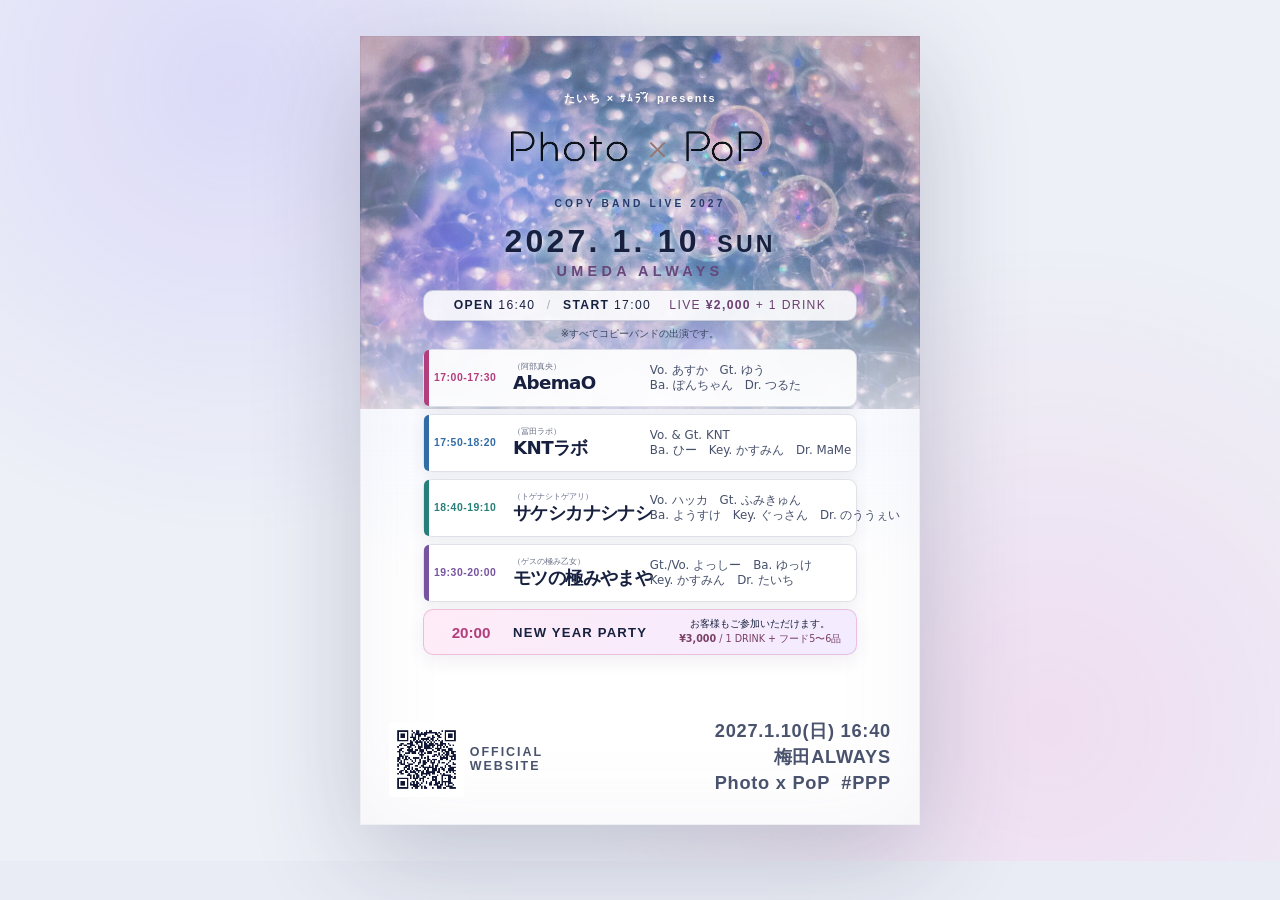
<file: flyer/print.html>
<!doctype html>
<html lang="ja">
  <head>
    <meta charset="UTF-8">
    <meta name="viewport" content="width=device-width, initial-scale=1.0">
    <meta name="description" content="2027年1月10日、梅田ALWAYSで開催するPhoto × PoP コピーバンドライブのご案内">
    <title>Photo × PoP | Copy Band Live 2027</title>
    <link rel="stylesheet" href="./print.css?v=20260918-4">
  </head>
  <body>
    <main class="flyer" aria-labelledby="event-title">
      <header class="hero">
        <p class="presents">たいち × ｻﾑﾗｲོ presents</p>
        <img class="event-logo" src="./images/logo.png" alt="Photo × PoP">
        <h1 id="event-title" class="visually-hidden">Photo × PoP</h1>
        <p class="subtitle">COPY BAND LIVE 2027</p>

        <div class="event-date" aria-label="2027年1月10日日曜日">
          <span>2027. 1. 10</span>
          <span class="day">SUN</span>
        </div>
        <p class="venue">UMEDA ALWAYS</p>

        <section class="event-summary" aria-label="開催情報">
          <p><strong>OPEN</strong> 16:40 <span class="divider">/</span> <strong>START</strong> 17:00</p>
          <p class="live-price">LIVE <strong>¥2,000</strong> + 1 DRINK</p>
        </section>
        <p class="copy-note">※すべてコピーバンドの出演です。</p>
      </header>

      <section class="timetable" aria-label="出演タイムテーブル">
        <article class="act act-pink">
          <time datetime="2027-01-10T17:00">17:00-17:30</time>
          <div class="act-name">
            <p class="cover-name">（阿部真央）</p>
            <h2>AbemaO</h2>
          </div>
          <div class="members">
            <p>Vo. あすか　Gt. ゆう</p>
            <p>Ba. ぽんちゃん　Dr. つるた</p>
          </div>
        </article>

        <article class="act act-blue">
          <time datetime="2027-01-10T17:50">17:50-18:20</time>
          <div class="act-name">
            <p class="cover-name">（冨田ラボ）</p>
            <h2>KNTラボ</h2>
          </div>
          <div class="members">
            <p>Vo. &amp; Gt. KNT</p>
            <p>Ba. ひー　Key. かすみん　Dr. MaMe</p>
          </div>
        </article>

        <article class="act act-mint">
          <time datetime="2027-01-10T18:40">18:40-19:10</time>
          <div class="act-name act-name-long">
            <p class="cover-name">（トゲナシトゲアリ）</p>
            <h2>サケシカナシナシ</h2>
          </div>
          <div class="members">
            <p>Vo. ハッカ　Gt. ふみきゅん</p>
            <p>Ba. ようすけ　Key. ぐっさん　Dr. のううぇい</p>
          </div>
        </article>

        <article class="act act-lilac">
          <time datetime="2027-01-10T19:30">19:30-20:00</time>
          <div class="act-name act-name-long">
            <p class="cover-name">（ゲスの極み乙女）</p>
            <h2>モツの極みやまや</h2>
          </div>
          <div class="members">
            <p>Gt./Vo. よっしー　Ba. ゆっけ</p>
            <p>Key. かすみん　Dr. たいち</p>
          </div>
        </article>
      </section>

      <section class="party" aria-labelledby="party-title">
        <div class="party-heading">
          <time datetime="2027-01-10T20:00">20:00</time>
          <h2 id="party-title">NEW YEAR PARTY</h2>
        </div>
        <p>お客様もご参加いただけます。</p>
        <p class="party-price"><strong>¥3,000</strong> / 1 DRINK + フード5〜6品</p>
      </section>

      <footer>
        <div class="web-link">
          <img src="./images/photopop-qr.png" alt="Photo × PoP公式サイト https://taichi411.github.io/PhotoPoP/ のQRコード">
          <p>OFFICIAL<br>WEBSITE</p>
        </div>
        <p class="footer-location">2027.1.10(日) 16:40<br>梅田ALWAYS<br>Photo x PoP&nbsp;&nbsp;#PPP</p>
      </footer>
    </main>
  </body>
</html>
</file>
<file: flyer/styles.css>
:root {
  color-scheme: light;
  font-family: "Hiragino Kaku Gothic ProN", "Yu Gothic", "Meiryo", system-ui, sans-serif;
  --ink: #17213f;
  --muted: #46506b;
  --panel: rgb(255 255 255 / 91%);
  --pink: #b33e7c;
  --blue: #326ca7;
  --mint: #267f79;
  --lilac: #7654a0;
}

* {
  box-sizing: border-box;
}

html {
  min-height: 100%;
  background: #e9ecf4;
}

body {
  min-height: 100%;
  margin: 0;
  padding: clamp(12px, 3vw, 36px);
  color: var(--ink);
  background:
    radial-gradient(circle at 18% 10%, rgb(114 85 255 / 14%), transparent 28rem),
    radial-gradient(circle at 82% 84%, rgb(255 86 190 / 12%), transparent 30rem),
    #edf0f7;
}

.flyer {
  position: relative;
  isolation: isolate;
  width: min(100%, 560px);
  aspect-ratio: 105 / 148;
  margin: 0 auto;
  overflow: hidden;
  padding: 4.6% 5.2% 3.6%;
  background: #fff url("./images/background.jpg") center top / 100% auto no-repeat;
  box-shadow: 0 30px 100px rgb(45 49 82 / 24%);
}

.flyer::before,
.flyer::after {
  position: absolute;
  inset: 0;
  z-index: -1;
  content: "";
  pointer-events: none;
}

.flyer::before {
  background:
    linear-gradient(180deg, rgb(255 255 255 / 8%) 0%, rgb(248 249 255 / 24%) 29%, rgb(249 250 255 / 88%) 51%, #fff 68%),
    radial-gradient(circle at 20% 15%, rgb(219 208 255 / 20%), transparent 40%);
}

.flyer::after {
  border: 1px solid rgb(39 49 89 / 8%);
  box-shadow: inset 0 0 90px rgb(110 120 160 / 8%);
}

.hero {
  text-align: center;
}

.presents,
.subtitle,
.venue,
footer {
  margin: 0;
  font-family: Arial, Helvetica, sans-serif;
  font-weight: 700;
  letter-spacing: .3em;
}

.presents {
  margin: 0 0 1.2%;
  color: #fff;
  font-size: clamp(.42rem, 1.45vw, .68rem);
  letter-spacing: .16em;
  text-shadow: 0 1px 8px rgb(24 27 62 / 72%);
}

.event-logo {
  display: block;
  width: 71%;
  height: auto;
  margin: 0 auto;
  filter: brightness(.68) contrast(1.2) drop-shadow(0 1px 8px rgb(255 255 255 / 88%));
}

.visually-hidden {
  position: absolute;
  width: 1px;
  height: 1px;
  padding: 0;
  margin: -1px;
  overflow: hidden;
  clip: rect(0, 0, 0, 0);
  white-space: nowrap;
  border: 0;
}

.subtitle {
  margin-top: .8%;
  color: #263b6d;
  font-size: clamp(.4rem, 1.35vw, .64rem);
  text-shadow: 0 1px 7px rgb(255 255 255 / 86%);
}

.event-date {
  display: flex;
  align-items: baseline;
  justify-content: center;
  gap: .55em;
  margin-top: 3.2%;
  font-family: Arial, Helvetica, sans-serif;
  font-size: clamp(1.12rem, 4.8vw, 2rem);
  font-weight: 700;
  letter-spacing: .1em;
  text-shadow: 0 1px 8px rgb(255 255 255 / 88%);
}

.event-date .day {
  font-size: .72em;
}

.venue {
  margin-top: .25em;
  color: #65477b;
  font-size: clamp(.58rem, 2.1vw, .9rem);
}

.event-summary {
  display: flex;
  justify-content: center;
  gap: 1.5em;
  margin: 2.5% auto 0;
  padding: 1.7% 2.4%;
  border: 1px solid rgb(59 69 112 / 23%);
  border-radius: 10px;
  background: rgb(255 255 255 / 86%);
  box-shadow: 0 5px 18px rgb(38 45 78 / 10%);
  backdrop-filter: blur(14px);
  font-family: Arial, Helvetica, sans-serif;
  font-size: clamp(.48rem, 1.72vw, .76rem);
  letter-spacing: .11em;
}

.event-summary p {
  margin: 0;
}

.event-summary .live-price {
  margin-top: 0;
  color: #6d3f70;
}

.divider {
  margin: 0 .55em;
  color: rgb(26 36 70 / 35%);
}

.copy-note {
  margin: .65em 0 .75em;
  color: #3d4661;
  font-size: clamp(.42rem, 1.42vw, .62rem);
}

.timetable {
  display: grid;
  gap: clamp(4px, 1vw, 7px);
}

.act {
  --accent: #fff;
  position: relative;
  display: grid;
  grid-template-columns: 18% 32% minmax(0, 1fr);
  align-items: center;
  gap: 1.2%;
  min-height: 58px;
  padding: 1.05% 2.35%;
  border: 1px solid rgb(64 76 122 / 16%);
  border-radius: 9px;
  background: var(--panel);
  backdrop-filter: blur(14px);
  box-shadow: 0 5px 16px rgb(46 55 91 / 8%);
}

.act::before {
  position: absolute;
  inset: 0 auto 0 0;
  width: 5px;
  border-radius: 9px 0 0 9px;
  background: var(--accent);
  content: "";
}

.act-pink { --accent: var(--pink); }
.act-blue { --accent: var(--blue); }
.act-mint { --accent: var(--mint); }
.act-lilac { --accent: var(--lilac); }

.act time {
  color: var(--accent);
  font-family: Arial, Helvetica, sans-serif;
  font-size: clamp(.46rem, 1.48vw, .65rem);
  font-weight: 700;
  letter-spacing: .05em;
  white-space: nowrap;
}

.act .cover-name {
  color: #697087;
  font-size: clamp(.36rem, 1.06vw, .47rem);
  line-height: 1;
}

.act-name {
  min-width: 0;
}

.act h2 {
  margin: .16em 0 0;
  font-size: clamp(.75rem, 2.59vw, 1.14rem);
  font-weight: 700;
  letter-spacing: -.035em;
  line-height: 1.02;
  white-space: nowrap;
}

.act p {
  margin: .06em 0;
  color: var(--muted);
  font-size: clamp(.51rem, 1.67vw, .74rem);
  line-height: 1.2;
}

.members {
  min-width: 0;
}

.members p {
  white-space: nowrap;
}

.party {
  display: grid;
  grid-template-columns: 18% 38% minmax(0, 1fr);
  align-items: center;
  gap: .1em 1.2%;
  margin-top: 1.8%;
  padding: 1.8% 2.35%;
  border: 1px solid rgb(191 91 148 / 30%);
  border-radius: 10px;
  background: linear-gradient(135deg, rgb(255 235 247 / 96%), rgb(242 234 255 / 96%));
  box-shadow: 0 5px 18px rgb(89 53 99 / 9%);
  text-align: center;
  backdrop-filter: blur(14px);
}

.party-heading {
  display: contents;
}

.party time {
  grid-column: 1;
  grid-row: 1 / span 2;
  align-self: center;
  color: var(--pink);
  font-family: Arial, Helvetica, sans-serif;
  font-size: clamp(.62rem, 2.2vw, .95rem);
  font-weight: 700;
}

.party h2 {
  grid-column: 2;
  grid-row: 1 / span 2;
  align-self: center;
  margin: 0;
  font-family: Arial, Helvetica, sans-serif;
  font-size: clamp(.6rem, 1.9vw, .82rem);
  letter-spacing: .09em;
  text-align: left;
  white-space: nowrap;
}

.party > p {
  grid-column: 3;
  margin: 0;
  font-size: clamp(.42rem, 1.38vw, .6rem);
}

.party .party-price {
  grid-column: 3;
  margin-top: 0;
  color: #7b4168;
}

footer {
  position: absolute;
  right: 5.2%;
  bottom: 3.6%;
  left: 5.2%;
  display: flex;
  align-items: flex-end;
  justify-content: space-between;
  margin-top: 1.6%;
  color: #4a536d;
  font-size: clamp(.34rem, 1.05vw, .48rem);
  text-align: left;
}

footer span {
  padding: 0 1em;
}

.web-link {
  display: flex;
  align-items: center;
  gap: .75em;
}

.web-link img {
  width: clamp(54px, 5.85vw, 80px);
  min-width: 0;
  height: auto;
  padding: 2px;
  border-radius: 3px;
  background: #fff;
}

.web-link p,
.footer-location {
  margin: 0;
}

.web-link p {
  font-size: clamp(.55rem, 1.8vw, .78rem);
  letter-spacing: .16em;
  line-height: 1.15;
}

.footer-location {
  font-size: clamp(.75rem, 2.59vw, 1.14rem);
  letter-spacing: .04em;
  line-height: 1.45;
  text-align: right;
  white-space: nowrap;
}

@media (max-width: 560px) {
  body {
    padding: 0;
  }

  .flyer {
    box-shadow: none;
  }

  .web-link img {
    width: 14mm;
  }
}

@media print {
  @page {
    size: A6 portrait;
    margin: 0;
  }

  body {
    padding: 0;
    background: none;
  }

  .flyer {
    width: 105mm;
    height: 148mm;
    padding: 4.8mm 5.5mm 3.8mm;
    box-shadow: none;
  }
}
</file>
<file: flyer/print.css>
:root {
  color-scheme: light;
  font-family: "Hiragino Kaku Gothic ProN", "Yu Gothic", "Meiryo", system-ui, sans-serif;
  --ink: #17213f;
  --muted: #46506b;
  --panel: rgb(255 255 255 / 91%);
  --pink: #b33e7c;
  --blue: #326ca7;
  --mint: #267f79;
  --lilac: #7654a0;
}

* {
  box-sizing: border-box;
}

html {
  min-height: 100%;
  background: #e9ecf4;
}

body {
  min-height: 100%;
  margin: 0;
  padding: clamp(12px, 3vw, 36px);
  color: var(--ink);
  background:
    radial-gradient(circle at 18% 10%, rgb(114 85 255 / 14%), transparent 28rem),
    radial-gradient(circle at 82% 84%, rgb(255 86 190 / 12%), transparent 30rem),
    #edf0f7;
}

.flyer {
  position: relative;
  isolation: isolate;
  width: min(100%, 560px);
  aspect-ratio: 105 / 148;
  margin: 0 auto;
  overflow: hidden;
  padding: 4.6% 5.2% 3.6%;
  background: #fff url("./images/background.jpg") center top / 100% auto no-repeat;
  box-shadow: 0 30px 100px rgb(45 49 82 / 24%);
}

.flyer::before,
.flyer::after {
  position: absolute;
  inset: 0;
  z-index: -1;
  content: "";
  pointer-events: none;
}

.flyer::before {
  background:
    linear-gradient(180deg, rgb(255 255 255 / 8%) 0%, rgb(248 249 255 / 24%) 29%, rgb(249 250 255 / 88%) 51%, #fff 68%),
    radial-gradient(circle at 20% 15%, rgb(219 208 255 / 20%), transparent 40%);
}

.flyer::after {
  border: 1px solid rgb(39 49 89 / 8%);
  box-shadow: inset 0 0 90px rgb(110 120 160 / 8%);
}

.hero {
  text-align: center;
}

.presents,
.subtitle,
.venue,
footer {
  margin: 0;
  font-family: Arial, Helvetica, sans-serif;
  font-weight: 700;
  letter-spacing: .3em;
}

.presents {
  margin: 0 0 1.2%;
  color: #fff;
  font-size: clamp(.42rem, 1.45vw, .68rem);
  letter-spacing: .16em;
  text-shadow: 0 1px 8px rgb(24 27 62 / 72%);
}

.event-logo {
  display: block;
  width: 71%;
  height: auto;
  margin: 0 auto;
  filter: brightness(.68) contrast(1.2) drop-shadow(0 1px 8px rgb(255 255 255 / 88%));
}

.visually-hidden {
  position: absolute;
  width: 1px;
  height: 1px;
  padding: 0;
  margin: -1px;
  overflow: hidden;
  clip: rect(0, 0, 0, 0);
  white-space: nowrap;
  border: 0;
}

.subtitle {
  margin-top: .8%;
  color: #263b6d;
  font-size: clamp(.4rem, 1.35vw, .64rem);
  text-shadow: 0 1px 7px rgb(255 255 255 / 86%);
}

.event-date {
  display: flex;
  align-items: baseline;
  justify-content: center;
  gap: .55em;
  margin-top: 3.2%;
  font-family: Arial, Helvetica, sans-serif;
  font-size: clamp(1.12rem, 4.8vw, 2rem);
  font-weight: 700;
  letter-spacing: .1em;
  text-shadow: 0 1px 8px rgb(255 255 255 / 88%);
}

.event-date .day {
  font-size: .72em;
}

.venue {
  margin-top: .25em;
  color: #65477b;
  font-size: clamp(.58rem, 2.1vw, .9rem);
}

.event-summary {
  display: flex;
  justify-content: center;
  gap: 1.5em;
  margin: 2.5% auto 0;
  padding: 1.7% 2.4%;
  border: 1px solid rgb(59 69 112 / 23%);
  border-radius: 10px;
  background: rgb(255 255 255 / 86%);
  box-shadow: 0 5px 18px rgb(38 45 78 / 10%);
  backdrop-filter: blur(14px);
  font-family: Arial, Helvetica, sans-serif;
  font-size: clamp(.48rem, 1.72vw, .76rem);
  letter-spacing: .11em;
}

.event-summary p {
  margin: 0;
}

.event-summary .live-price {
  margin-top: 0;
  color: #6d3f70;
}

.divider {
  margin: 0 .55em;
  color: rgb(26 36 70 / 35%);
}

.copy-note {
  margin: .65em 0 .75em;
  color: #3d4661;
  font-size: clamp(.42rem, 1.42vw, .62rem);
}

.timetable {
  display: grid;
  gap: clamp(4px, 1vw, 7px);
}

.act {
  --accent: #fff;
  position: relative;
  display: grid;
  grid-template-columns: 18% 32% minmax(0, 1fr);
  align-items: center;
  gap: 1.2%;
  min-height: 58px;
  padding: 1.05% 2.35%;
  border: 1px solid rgb(64 76 122 / 16%);
  border-radius: 9px;
  background: var(--panel);
  backdrop-filter: blur(14px);
  box-shadow: 0 5px 16px rgb(46 55 91 / 8%);
}

.act::before {
  position: absolute;
  inset: 0 auto 0 0;
  width: 5px;
  border-radius: 9px 0 0 9px;
  background: var(--accent);
  content: "";
}

.act-pink { --accent: var(--pink); }
.act-blue { --accent: var(--blue); }
.act-mint { --accent: var(--mint); }
.act-lilac { --accent: var(--lilac); }

.act time {
  color: var(--accent);
  font-family: Arial, Helvetica, sans-serif;
  font-size: clamp(.46rem, 1.48vw, .65rem);
  font-weight: 700;
  letter-spacing: .05em;
  white-space: nowrap;
}

.act .cover-name {
  color: #697087;
  font-size: clamp(.36rem, 1.06vw, .47rem);
  line-height: 1;
}

.act-name {
  min-width: 0;
}

.act h2 {
  margin: .16em 0 0;
  font-size: clamp(.75rem, 2.59vw, 1.14rem);
  font-weight: 700;
  letter-spacing: -.035em;
  line-height: 1.02;
  white-space: nowrap;
}

.act p {
  margin: .06em 0;
  color: var(--muted);
  font-size: clamp(.51rem, 1.67vw, .74rem);
  line-height: 1.2;
}

.members {
  min-width: 0;
}

.members p {
  white-space: nowrap;
}

.party {
  display: grid;
  grid-template-columns: 18% 38% minmax(0, 1fr);
  align-items: center;
  gap: .1em 1.2%;
  margin-top: 1.8%;
  padding: 1.8% 2.35%;
  border: 1px solid rgb(191 91 148 / 30%);
  border-radius: 10px;
  background: linear-gradient(135deg, rgb(255 235 247 / 96%), rgb(242 234 255 / 96%));
  box-shadow: 0 5px 18px rgb(89 53 99 / 9%);
  text-align: center;
  backdrop-filter: blur(14px);
}

.party-heading {
  display: contents;
}

.party time {
  grid-column: 1;
  grid-row: 1 / span 2;
  align-self: center;
  color: var(--pink);
  font-family: Arial, Helvetica, sans-serif;
  font-size: clamp(.62rem, 2.2vw, .95rem);
  font-weight: 700;
}

.party h2 {
  grid-column: 2;
  grid-row: 1 / span 2;
  align-self: center;
  margin: 0;
  font-family: Arial, Helvetica, sans-serif;
  font-size: clamp(.6rem, 1.9vw, .82rem);
  letter-spacing: .09em;
  text-align: left;
  white-space: nowrap;
}

.party > p {
  grid-column: 3;
  margin: 0;
  font-size: clamp(.42rem, 1.38vw, .6rem);
}

.party .party-price {
  grid-column: 3;
  margin-top: 0;
  color: #7b4168;
}

footer {
  position: absolute;
  right: 5.2%;
  bottom: 3.6%;
  left: 5.2%;
  display: flex;
  align-items: flex-end;
  justify-content: space-between;
  margin-top: 1.6%;
  color: #4a536d;
  font-size: clamp(.34rem, 1.05vw, .48rem);
  text-align: left;
}

footer span {
  padding: 0 1em;
}

.web-link {
  display: flex;
  align-items: center;
  gap: .75em;
}

.web-link img {
  width: clamp(54px, 5.85vw, 80px);
  min-width: 0;
  height: auto;
  padding: 2px;
  border-radius: 3px;
  background: #fff;
}

.web-link p,
.footer-location {
  margin: 0;
}

.web-link p {
  font-size: clamp(.55rem, 1.8vw, .78rem);
  letter-spacing: .16em;
  line-height: 1.15;
}

.footer-location {
  font-size: clamp(.75rem, 2.59vw, 1.14rem);
  letter-spacing: .04em;
  line-height: 1.45;
  text-align: right;
  white-space: nowrap;
}

@media (max-width: 560px) {
  body {
    padding: 0;
  }

  .flyer {
    box-shadow: none;
  }

  .web-link img {
    width: 14mm;
  }
}

@media print {
  @page {
    size: A6 portrait;
    margin: 0;
  }

  body {
    padding: 0;
    background: none;
  }

  .flyer {
    width: 105mm;
    height: 148mm;
    padding: 4.8mm 5.5mm 3.8mm;
    box-shadow: none;
  }
}
</file>
